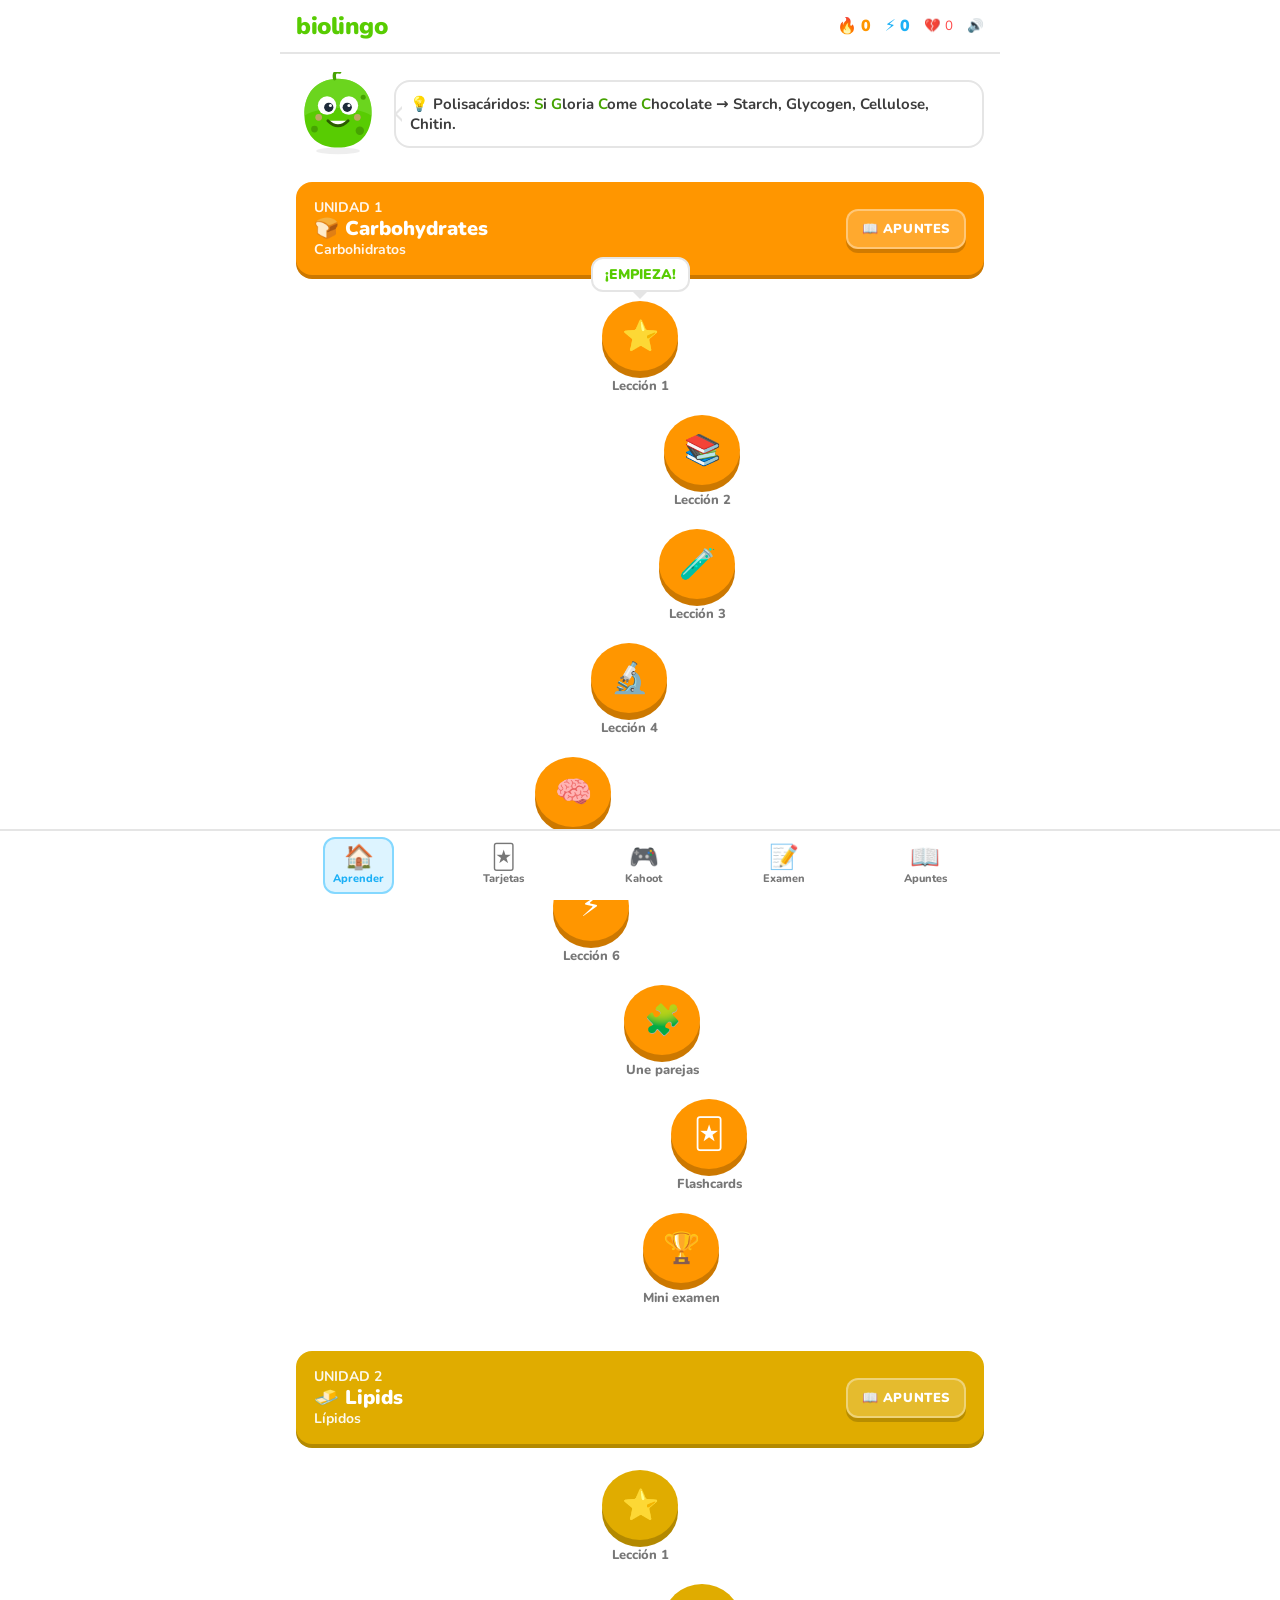
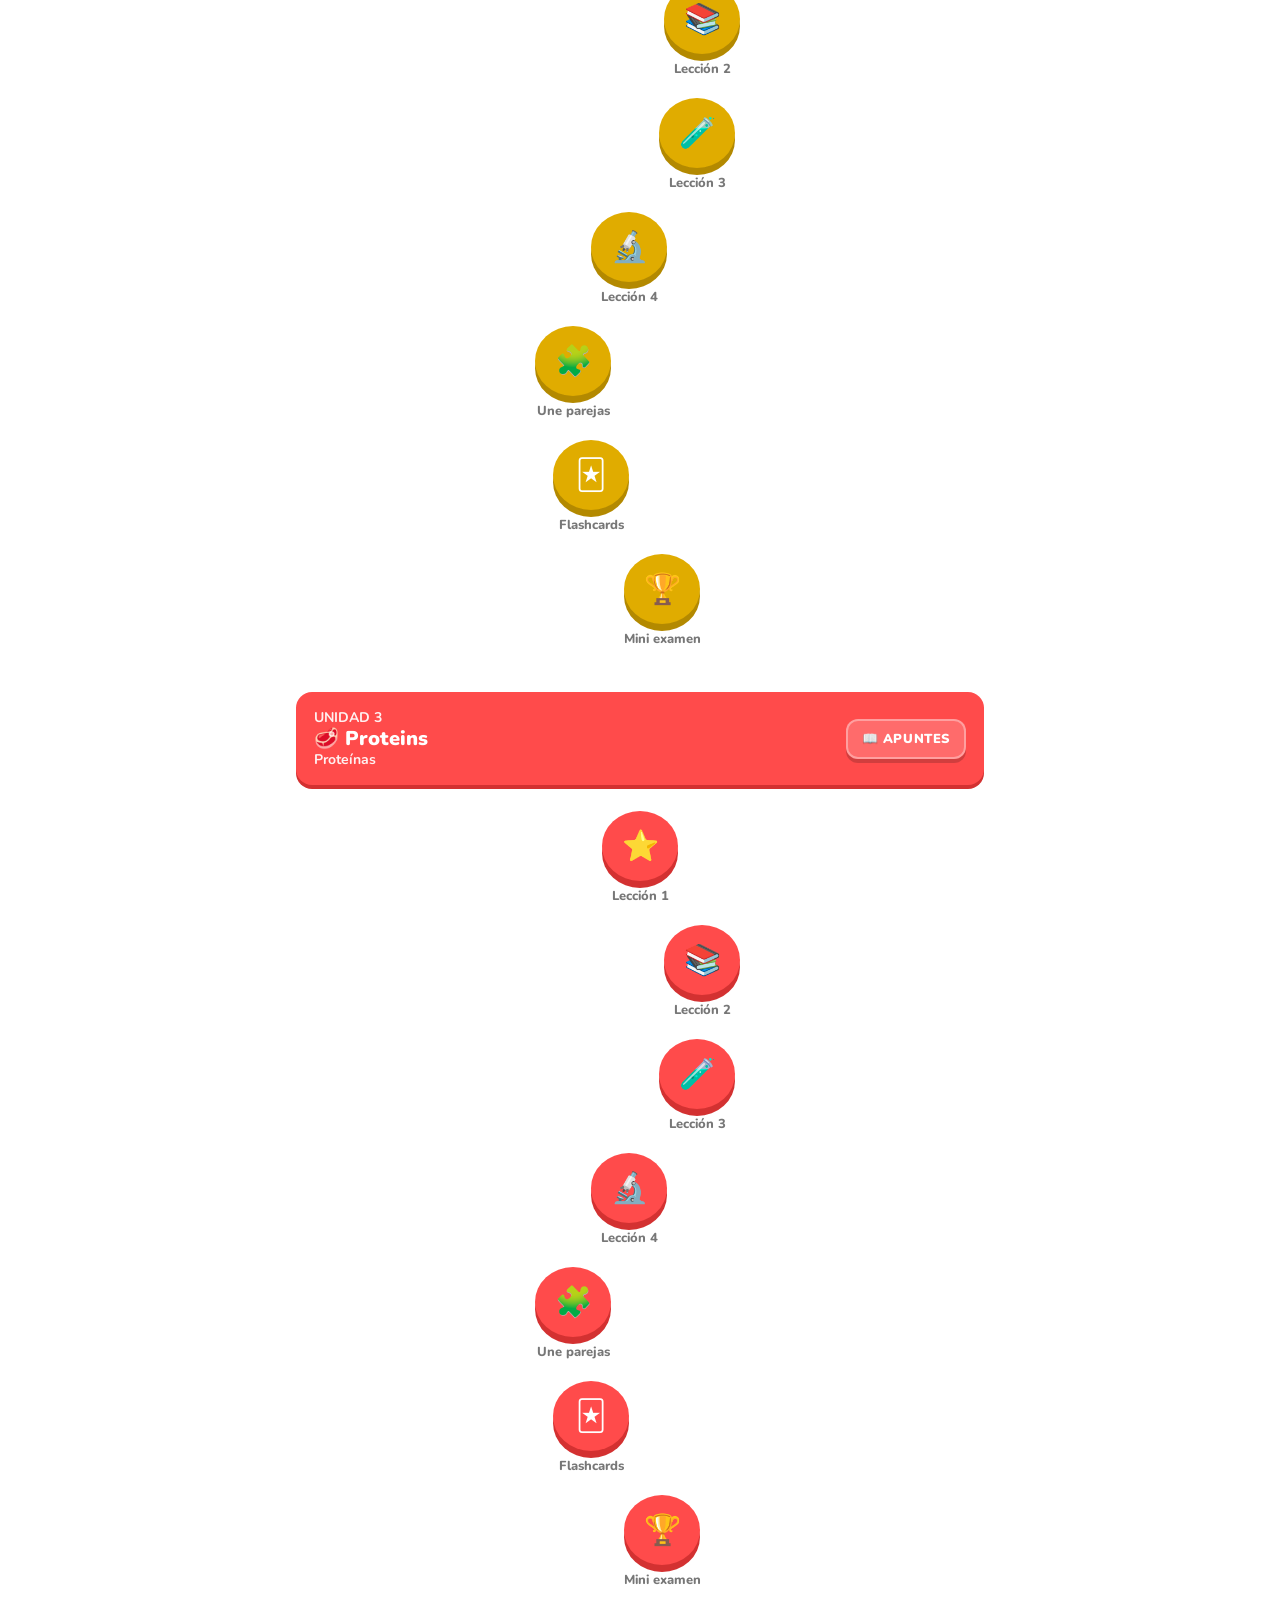
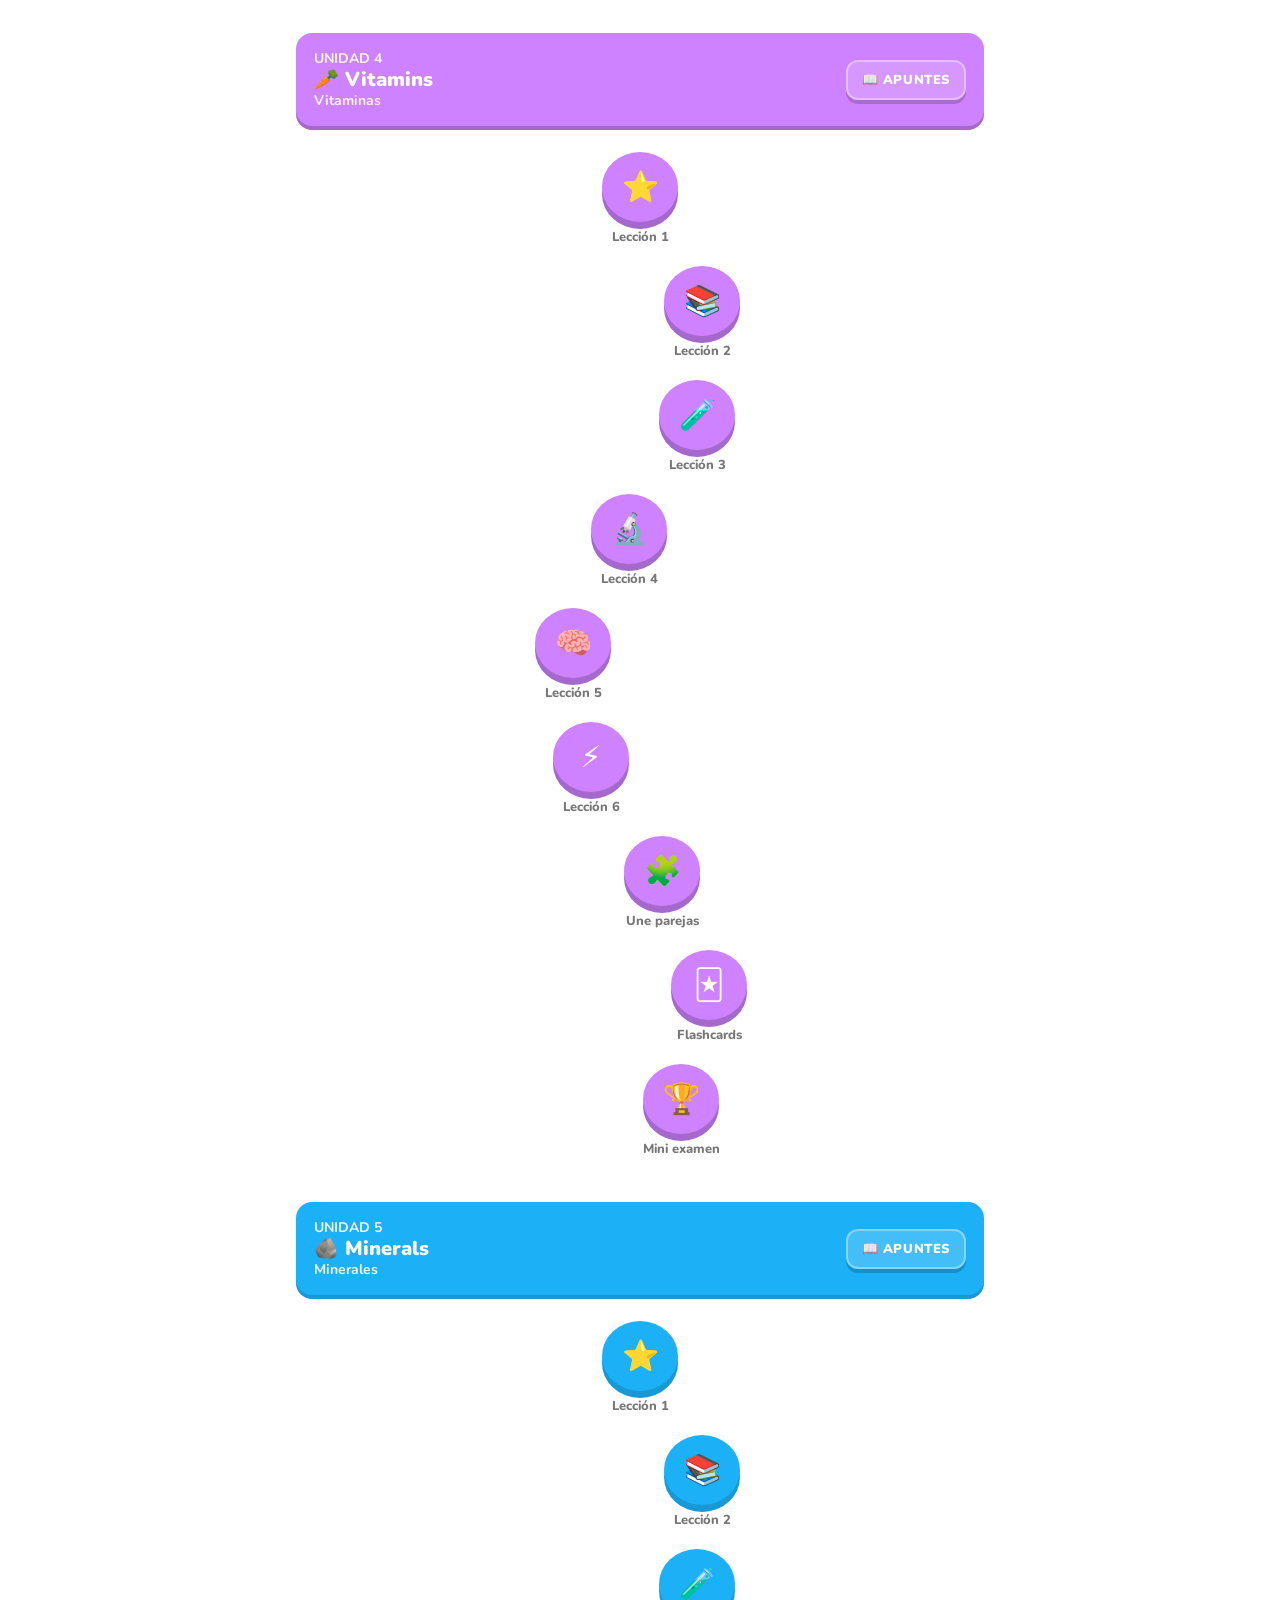
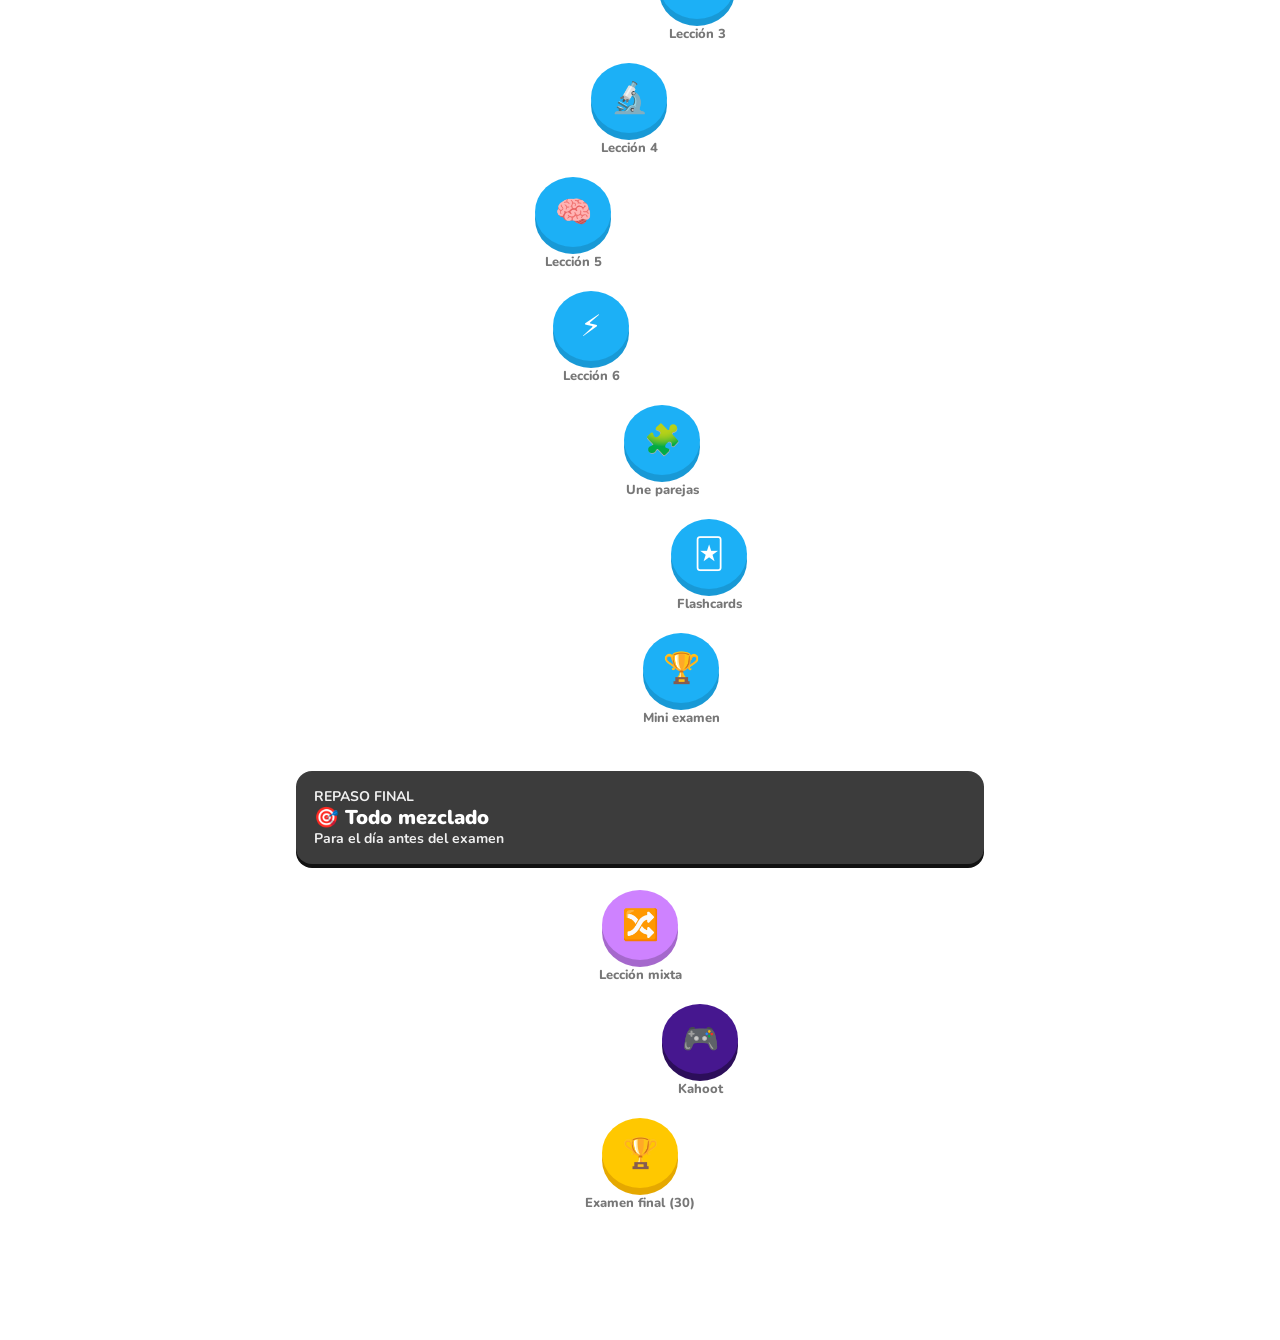
<file: index.html>
<!DOCTYPE html>
<html lang="es">
<head>
<meta charset="UTF-8">
<meta name="viewport" content="width=device-width, initial-scale=1">
<title>BioLingo · Biology III</title>
<link rel="preconnect" href="https://fonts.googleapis.com">
<link href="https://fonts.googleapis.com/css2?family=Nunito:wght@500;700;800;900&display=swap" rel="stylesheet">
<link rel="stylesheet" href="css/styles.css">
</head>
<body>
<div id="app">
  <header class="top">
    <div class="logo">biolingo</div>
    <div class="stats">
      <span class="stat fire" title="Racha de días">🔥 <span id="sStreak">0</span></span>
      <span class="stat xp" title="Experiencia">⚡ <span id="sXp">0</span></span>
      <button class="stat err" id="sErrBtn" title="Errores por repasar">💔 <span id="sErr">0</span></button>
      <button class="stat" id="sndBtn" title="Sonido">🔊</button>
    </div>
  </header>
  <main id="main"></main>
</div>
<nav class="nav"><div class="nav-in">
  <button data-tab="learn" class="on"><span class="ic">🏠</span>Aprender</button>
  <button data-tab="cards"><span class="ic">🃏</span>Tarjetas</button>
  <button data-tab="kahoot"><span class="ic">🎮</span>Kahoot</button>
  <button data-tab="exam"><span class="ic">📝</span>Examen</button>
  <button data-tab="notes"><span class="ic">📖</span>Apuntes</button>
</div></nav>
<div id="overlay"></div>

<script src="js/data.js"></script>
<script src="js/app.js"></script>
</body>
</html>
</file>
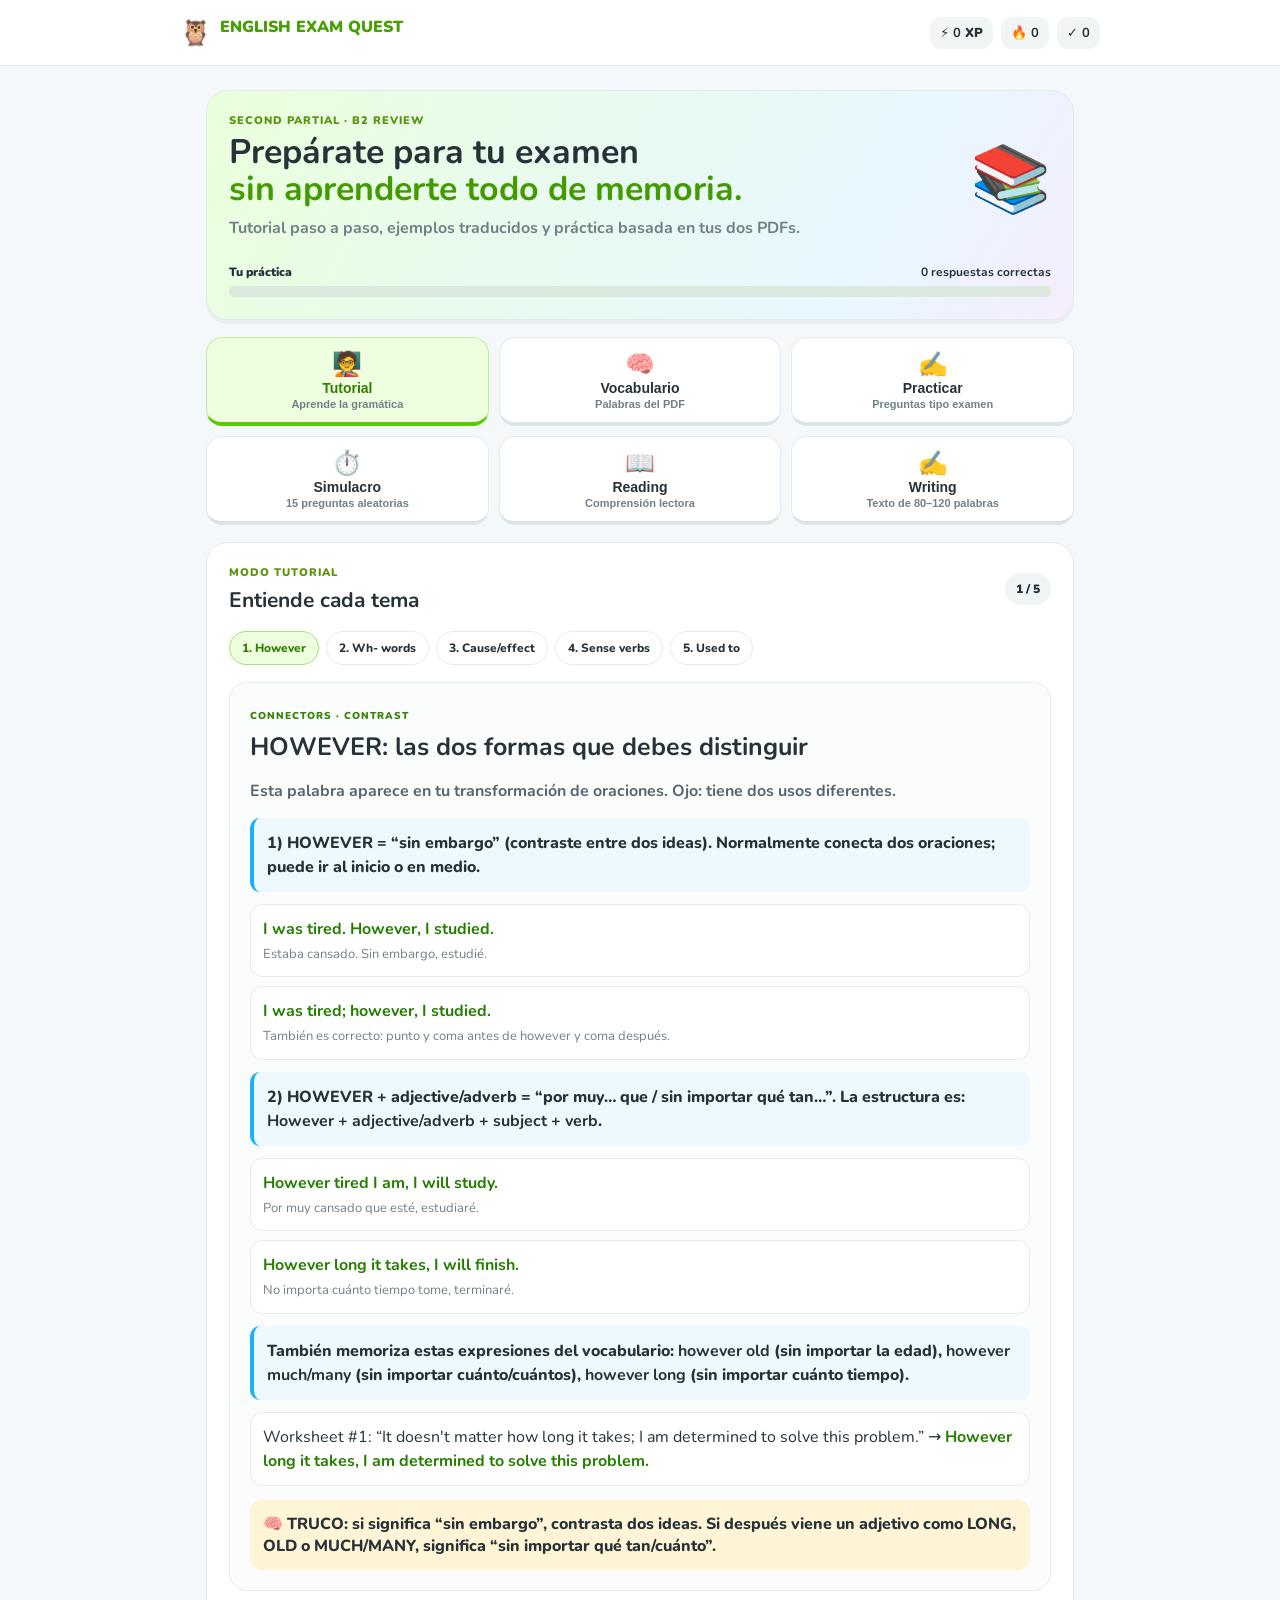
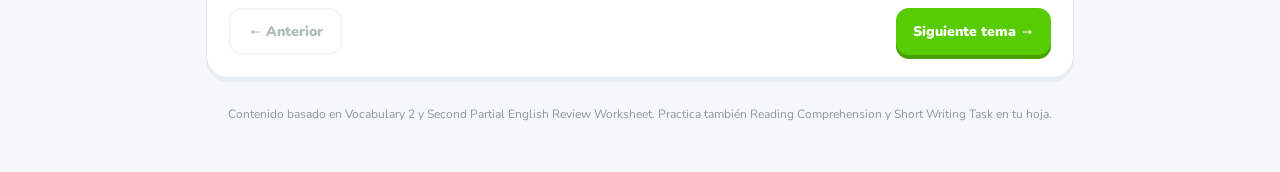
<file: English_Exam_Quest_Review_Completo/index.html>
<!DOCTYPE html>
<html lang="es">
<head>
<meta charset="UTF-8"><meta name="viewport" content="width=device-width, initial-scale=1">
<meta name="theme-color" content="#58cc02"><title>English Exam Quest · Second Partial</title>
<link rel="stylesheet" href="styles.css">
</head>
<body>
<header class="topbar">
  <a class="brand" href="#"><span>🦉</span><span>ENGLISH EXAM QUEST</span></a>
  <div class="stats"><span class="stat">⚡ <b id="xp">0</b> XP</span><span class="stat">🔥 <b id="streak">0</b></span><span class="stat">✓ <b id="correct">0</b></span></div>
</header>
<main class="app">
<section class="welcome card">
 <div><p class="eyebrow">SECOND PARTIAL · B2 REVIEW</p><h1>Prepárate para tu examen<br><span>sin aprenderte todo de memoria.</span></h1>
 <p class="sub">Tutorial paso a paso, ejemplos traducidos y práctica basada en tus dos PDFs.</p></div><div class="hero-art">📚</div>
 <div class="progress-wrap"><div class="progress-label"><span>Tu práctica</span><b id="progress-label">0 respuestas correctas</b></div><div class="progress"><div id="progress-bar"></div></div></div>
</section>
<nav class="mode-grid">
 <button class="mode active" data-mode="tutorial"><span>🧑‍🏫</span><b>Tutorial</b><small>Aprende la gramática</small></button>
 <button class="mode" data-mode="vocab"><span>🧠</span><b>Vocabulario</b><small>Palabras del PDF</small></button>
 <button class="mode" data-mode="practice"><span>✍️</span><b>Practicar</b><small>Preguntas tipo examen</small></button>
 <button class="mode" data-mode="exam"><span>⏱️</span><b>Simulacro</b><small>15 preguntas aleatorias</small></button>
 <button class="mode" data-mode="reading"><span>📖</span><b>Reading</b><small>Comprensión lectora</small></button>
 <button class="mode" data-mode="writing"><span>✍️</span><b>Writing</b><small>Texto de 80–120 palabras</small></button>
</nav>

<section id="tutorial" class="game card">
 <div class="section-head"><div><p class="eyebrow">MODO TUTORIAL</p><h2>Entiende cada tema</h2></div><span class="counter" id="lesson-counter">1 / 5</span></div>
 <div class="lesson-tabs" id="lesson-tabs"></div>
 <article class="lesson">
  <span class="lesson-tag" id="lesson-tag">GRAMMAR</span><h3 id="lesson-title"></h3><p class="lesson-intro" id="lesson-intro"></p>
  <div id="lesson-content"></div>
  <div class="remember" id="lesson-remember"></div>
 </article>
 <div class="controls"><button class="btn secondary" id="lesson-prev">← Anterior</button><button class="btn primary" id="lesson-next">Siguiente tema →</button></div>
</section>

<section id="vocab" class="game card hidden">
 <div class="section-head"><div><p class="eyebrow">VOCABULARY BUILDER</p><h2>Palabras que sí vienen en tu review</h2></div><span class="counter" id="vocab-counter">1 / 44</span></div>
 <div class="flashcard" id="vocab-card"><span class="card-hint">TOCA PARA REVELAR</span><div class="big-word" id="vocab-word">ANXIOUS</div><span class="category" id="vocab-category">Feelings and emotions</span><div id="vocab-answer" class="hidden"><div class="mini-meaning" id="vocab-meaning"></div><p id="vocab-example"></p></div></div>
 <div class="controls"><button class="btn secondary" id="vocab-prev">← Anterior</button><button class="btn primary" id="vocab-next">Ya la sé →</button></div>
 <div class="dictionary" id="dictionary"></div>
</section>

<section id="practice" class="game card hidden">
 <div class="section-head"><div><p class="eyebrow">PRACTICE MODE</p><h2 id="practice-heading">Comprueba si lo entendiste</h2></div><span class="counter" id="practice-counter">1 / 10</span></div>
 <div class="filters"><button class="filter active" data-filter="all">Todo</button><button class="filter" data-filter="however">However / relatives</button><button class="filter" data-filter="cause">Cause & effect</button><button class="filter" data-filter="sense">Sense verbs</button><button class="filter" data-filter="used">Used to</button><button class="filter" data-filter="vocab">Vocabulary</button><button class="filter" data-filter="cloze">Cloze test</button><button class="filter" data-filter="transform">Transformations</button></div>
 <div class="question-word" id="question-word">HOWEVER</div><p class="question" id="question-text"></p><div class="answers" id="answers"></div>
 <div class="feedback hidden" id="feedback"></div>
 <div class="controls right"><button class="btn primary" id="next-question" disabled>Siguiente →</button></div>
</section>

<section id="exam" class="game card hidden">
 <div class="section-head"><div><p class="eyebrow">SECOND PARTIAL MOCK EXAM</p><h2>Simulacro de examen</h2></div><span class="counter" id="exam-counter">0 / 15</span></div>
 <p class="sub">15 preguntas aleatorias de las secciones de vocabulario y gramática del worksheet. Sin pistas hasta responder.</p>
 <div class="timer-line"><span>⏱️ <b id="exam-time">15:00</b></span><div class="timer-track"><div id="exam-bar"></div></div></div>
 <div class="question-word" id="exam-word">READY?</div><p class="question" id="exam-question">Pulsa comenzar cuando estés listo.</p><div class="answers" id="exam-answers"></div>
 <div class="feedback hidden" id="exam-feedback"></div>
 <div class="controls"><button class="btn secondary" id="exam-start">▶ Comenzar</button><button class="btn primary" id="exam-next" disabled>Siguiente →</button></div>
 <div id="exam-result" class="result hidden"></div>
</section>

<section id="reading" class="game card hidden">
 <div class="section-head"><div><p class="eyebrow">SECTION 1 · READING COMPREHENSION</p><h2>Leo's exchange year</h2></div><span class="counter" id="reading-counter">1 / 5</span></div>
 <article class="lesson reading-passage">
  <p>When Leo moved abroad for his exchange year, he initially felt incredibly <b>homesick</b> and <b>lonely</b> because he missed his family and familiar surroundings. One reason for his struggle was that he suffered from severe <b>insomnia</b>, unable to <b>fall asleep</b> on his firm new <b>mattress</b>. Every night, he would lie awake listening to his roommate <b>snore</b>, which only served to <b>keep him awake</b> even longer. Due to his lack of sleep, Leo became extremely <b>grumpy</b> and <b>irritated</b> during morning classes, often <b>nodding off</b> at his desk. As a result, he worried he would <b>oversleep</b> and miss important exams.</p>
  <p>However, things changed whenever he joined the school theater group. Whoever spoke to Leo noticed a dramatic transformation; he appeared much more <b>cheerful</b> and <b>grateful</b> for the opportunity. Over time, he learned to <b>get used to</b> his new schedule. Now, wherever he goes on campus, he feels <b>thrilled</b> and <b>relieved</b> to have adapted so well.</p>
 </article>
 <div class="reading-question" id="reading-question"></div>
 <div class="answers" id="reading-answers"></div>
 <div class="feedback hidden" id="reading-feedback"></div>
 <div class="controls right"><button class="btn primary" id="reading-next" disabled>Siguiente →</button></div>
 <div class="result hidden" id="reading-result"></div>
 <div class="rule"><b>Critical Analysis — responde en 1–2 oraciones</b><br>Explain how Leo's experience shows the transition from feeling overwhelmed to getting used to a new environment.</div>
 <textarea id="reading-short-answer" rows="3" placeholder="Leo felt overwhelmed because..."></textarea>
 <div class="controls right"><button class="btn secondary" id="reading-model-button">Ver respuesta modelo</button></div>
 <div class="example hidden" id="reading-model-answer"><b>Possible answer:</b><p>At first, Leo felt homesick and lonely, and his insomnia affected his mood at school. After joining the theater group, he became more cheerful and gradually got used to his new schedule.</p></div>
</section>

<section id="writing" class="game card hidden">
 <div class="section-head"><div><p class="eyebrow">SECTION 6 · SHORT WRITING TASK</p><h2>Write your paragraph</h2></div><span class="counter">80–120 words</span></div>
 <p class="sub">Describe una situación donde un estudiante enfrenta un problema relacionado con el sueño o el estrés antes de un evento importante. Explica qué pasó y cómo se resolvió.</p>
 <div class="rule"><b>Requisitos obligatorios del worksheet</b><br>• Al menos 3 palabras: anxious, fast asleep, furious, oversleep, insomnia, relieved, envious.<br>• Al menos 2 estructuras de causa/efecto: because of, consequently, leads to, since, as a result.</div>
 <label class="writing-label" for="writing-text">Tu párrafo en inglés:</label>
 <textarea id="writing-text" rows="8" placeholder="A student felt anxious before an important exam because..."></textarea>
 <div class="writing-meta"><b id="word-count">0 palabras</b><span id="word-range">Meta: 80–120 palabras</span></div>
 <div class="writing-checks" id="writing-checks"></div>
 <div class="controls"><button class="btn secondary" id="writing-example">Ver ejemplo</button><button class="btn primary" id="writing-check">Revisar requisitos</button></div>
 <div class="feedback hidden" id="writing-feedback"></div>
 <div class="example hidden" id="writing-model"><b>Ejemplo modelo (90 palabras):</b><p>Ana felt anxious before her final exam because of her insomnia. She stayed awake studying and was afraid she would oversleep. The lack of rest led to poor concentration, and consequently she made mistakes during practice. Her friend helped her organize a study schedule and encouraged her to rest. That night, Ana finally slept and woke up on time. She felt relieved because she was prepared. Although she had been stressed, she learned that good sleep habits can make a big difference before an important event.</p></div>
</section>

<footer>Contenido basado en Vocabulary 2 y Second Partial English Review Worksheet. Practica también Reading Comprehension y Short Writing Task en tu hoja.</footer>
</main>
<div id="toast" class="toast"></div>
<script src="script.js"></script>
</body></html>
</file>
<file: css/styles.css>
:root{
  --green:#58cc02;--green-d:#46a302;--blue:#1cb0f6;--blue-d:#1899d6;--red:#ff4b4b;--red-d:#ea2b2b;
  --gold:#ffc800;--gold-d:#e5a800;--purple:#ce82ff;--ink:#3c3c3c;--muted:#777;--line:#e5e5e5;--bg:#fff;--soft:#f7f7f7;
  --ok-bg:#d7ffb8;--ok-ink:#58a700;--bad-bg:#ffdfe0;--bad-ink:#ea2b2b;
}
*{box-sizing:border-box;margin:0;padding:0}
html,body{height:100%}
body{font-family:'Nunito',system-ui,sans-serif;color:var(--ink);background:var(--bg);-webkit-tap-highlight-color:transparent}
button{font-family:inherit;cursor:pointer;border:none;background:none;color:inherit}
input{font-family:inherit}
#app{max-width:720px;margin:0 auto;min-height:100vh;display:flex;flex-direction:column}
.top{position:sticky;top:0;z-index:20;background:#fff;border-bottom:2px solid var(--line);display:flex;align-items:center;justify-content:space-between;padding:10px 16px;gap:10px}
.logo{font-weight:900;font-size:24px;color:var(--green);letter-spacing:-.5px}
.stats{display:flex;gap:14px;font-weight:900;font-size:16px}
.stat{display:flex;align-items:center;gap:4px}
.stat.fire{color:#ff9600}.stat.xp{color:var(--blue)}.stat.err{color:var(--red)}
main{flex:1;padding:18px 16px 110px}
.nav{position:fixed;bottom:0;left:0;right:0;background:#fff;border-top:2px solid var(--line);display:flex;justify-content:center;z-index:30}
.nav-in{display:flex;max-width:720px;width:100%;justify-content:space-around;padding:6px 4px calc(6px + env(safe-area-inset-bottom))}
.nav button{display:flex;flex-direction:column;align-items:center;gap:2px;padding:6px 8px;border-radius:12px;font-weight:800;font-size:11px;color:var(--muted);border:2px solid transparent;min-width:62px}
.nav button .ic{font-size:24px;line-height:1}
.nav button.on{color:var(--blue);border-color:#84d8ff;background:#ddf4ff}

/* chunky buttons */
.btn{display:inline-flex;align-items:center;justify-content:center;gap:8px;font-weight:900;text-transform:uppercase;letter-spacing:.6px;font-size:15px;padding:13px 22px;border-radius:16px;background:var(--green);color:#fff;box-shadow:0 4px 0 var(--green-d);transition:transform .05s,filter .1s}
.btn:active{transform:translateY(4px);box-shadow:none}
.btn:hover{filter:brightness(1.05)}
.btn.blue{background:var(--blue);box-shadow:0 4px 0 var(--blue-d)}
.btn.red{background:var(--red);box-shadow:0 4px 0 var(--red-d)}
.btn.gold{background:var(--gold);box-shadow:0 4px 0 var(--gold-d);color:#6b4c00}
.btn.ghost{background:#fff;color:var(--blue);border:2px solid var(--line);box-shadow:0 4px 0 var(--line)}
.btn.gray,.btn:disabled{background:#e5e5e5;color:#afafaf;box-shadow:0 4px 0 #cecece;cursor:default}
.btn.wide{width:100%}
.btn.sm{font-size:13px;padding:9px 14px;border-radius:12px}

/* mascot & bubbles */
.hero{display:flex;align-items:center;gap:14px;margin-bottom:20px}
.bubble{position:relative;border:2px solid var(--line);border-radius:16px;padding:12px 14px;font-weight:700;font-size:15px;flex:1;background:#fff}
.bubble:before{content:"";position:absolute;left:-10px;top:24px;border:8px solid transparent;border-right-color:var(--line)}
.bubble:after{content:"";position:absolute;left:-7px;top:24px;border:8px solid transparent;border-right-color:#fff}
.bubble b{color:var(--green-d)}
.mascot{flex:none;animation:bob 2.4s ease-in-out infinite}
@keyframes bob{0%,100%{transform:translateY(0)}50%{transform:translateY(-5px)}}

/* path */
.unit{border-radius:16px;color:#fff;padding:16px 18px;display:flex;justify-content:space-between;align-items:center;gap:10px;margin:26px 0 8px}
.unit h2{font-size:20px;font-weight:900;line-height:1.15}
.unit p{font-weight:700;opacity:.92;font-size:14px}
.unit .btn{background:rgba(255,255,255,.18);box-shadow:0 4px 0 rgba(0,0,0,.18);border:2px solid rgba(255,255,255,.35);flex:none}
.path{display:flex;flex-direction:column;align-items:center;gap:20px;padding:18px 0}
.node-wrap{display:flex;flex-direction:column;align-items:center;gap:6px;position:relative}
.node{width:76px;height:70px;border-radius:50%;font-size:30px;display:flex;align-items:center;justify-content:center;color:#fff;transition:transform .05s;position:relative}
.node:active{transform:translateY(6px)}
.node-lbl{font-weight:800;font-size:13px;color:var(--muted);text-align:center;max-width:120px}
.node .ring{position:absolute;inset:-9px;border-radius:50%}
.crowns{position:absolute;right:-12px;bottom:-4px;background:#fff;border:2px solid var(--line);border-radius:12px;font-size:12px;font-weight:900;padding:1px 6px;color:#b38c00}
.start-tip{position:absolute;top:-44px;background:#fff;border:2px solid var(--line);color:var(--green);font-weight:900;padding:6px 12px;border-radius:12px;font-size:14px;white-space:nowrap;animation:bob 1.6s infinite;z-index:2}
.start-tip:after{content:"";position:absolute;left:50%;bottom:-9px;margin-left:-8px;border:8px solid transparent;border-top-color:var(--line);border-bottom:0}

.card{border:2px solid var(--line);border-radius:16px;padding:16px;margin-bottom:14px}
h1.title{font-size:26px;font-weight:900;margin-bottom:6px}
.sub{color:var(--muted);font-weight:700;margin-bottom:18px}
.chips{display:flex;flex-wrap:wrap;gap:8px;margin-bottom:16px}
.chip{border:2px solid var(--line);border-radius:14px;padding:8px 12px;font-weight:800;font-size:14px;box-shadow:0 3px 0 var(--line)}
.chip.on{border-color:#84d8ff;background:#ddf4ff;color:var(--blue-d);box-shadow:0 3px 0 #84d8ff}
.row{display:flex;gap:10px;align-items:center;flex-wrap:wrap}
.lbl{font-weight:900;font-size:13px;text-transform:uppercase;letter-spacing:.6px;color:var(--muted);margin:14px 0 8px}

/* lesson */
.lesson{position:fixed;inset:0;background:#fff;z-index:50;display:flex;flex-direction:column}
.lhead{max-width:720px;width:100%;margin:0 auto;display:flex;align-items:center;gap:14px;padding:16px}
.x{font-size:26px;color:#afafaf;font-weight:900;padding:4px 6px}
.bar{flex:1;height:16px;background:var(--line);border-radius:10px;overflow:hidden}
.bar i{display:block;height:100%;background:var(--green);border-radius:10px;transition:width .35s;position:relative}
.bar i:after{content:"";position:absolute;left:8px;right:8px;top:4px;height:4px;border-radius:4px;background:rgba(255,255,255,.35)}
.hearts{color:var(--red);font-weight:900;font-size:18px;display:flex;gap:4px;align-items:center}
.lbody{flex:1;overflow:auto;max-width:640px;width:100%;margin:0 auto;padding:10px 18px 30px}
.qtag{font-weight:900;font-size:13px;text-transform:uppercase;letter-spacing:.6px;margin-bottom:8px;display:flex;align-items:center;gap:6px}
.qtext{font-size:23px;font-weight:800;line-height:1.3;margin-bottom:22px}
.qtext b{color:var(--blue-d)}
.opts{display:grid;gap:12px}
.opt{border:2px solid var(--line);border-radius:16px;padding:14px 16px;font-size:17px;font-weight:700;text-align:left;box-shadow:0 4px 0 var(--line);display:flex;align-items:center;gap:12px;background:#fff}
.opt .k{flex:none;width:28px;height:28px;border:2px solid var(--line);border-radius:8px;display:flex;align-items:center;justify-content:center;font-size:13px;color:var(--muted);font-weight:900}
.opt.sel{border-color:#84d8ff;background:#ddf4ff;color:var(--blue-d);box-shadow:0 4px 0 #84d8ff}
.opt.sel .k{border-color:#84d8ff;color:var(--blue-d)}
.opt.good{border-color:#a5ed6e;background:var(--ok-bg);color:var(--ok-ink);box-shadow:0 4px 0 #a5ed6e}
.opt.badc{border-color:#ffb2b2;background:var(--bad-bg);color:var(--bad-ink);box-shadow:0 4px 0 #ffb2b2}
.opt:disabled{cursor:default}
.tfgrid{display:grid;grid-template-columns:1fr 1fr;gap:12px}
.tfgrid .opt{justify-content:center;font-size:20px;padding:20px}
.fill{width:100%;font-size:20px;font-weight:700;border:2px solid var(--line);border-radius:16px;padding:16px;background:var(--soft);outline:none}
.fill:focus{border-color:#84d8ff;background:#fff}
.match{display:grid;grid-template-columns:1fr 1fr;gap:10px}
.match .col{display:grid;gap:10px;align-content:start}
.mbtn{border:2px solid var(--line);border-radius:14px;padding:12px;font-weight:700;font-size:14px;box-shadow:0 4px 0 var(--line);min-height:56px;background:#fff;line-height:1.25}
.mbtn.sel{border-color:#84d8ff;background:#ddf4ff;color:var(--blue-d);box-shadow:0 4px 0 #84d8ff}
.mbtn.done{opacity:.35;box-shadow:none;transform:translateY(4px);cursor:default}
.mbtn.wrong{border-color:#ffb2b2;background:var(--bad-bg);color:var(--bad-ink);animation:shake .3s}
.mbtn.right{border-color:#a5ed6e;background:var(--ok-bg);color:var(--ok-ink)}
@keyframes shake{25%{transform:translateX(-5px)}75%{transform:translateX(5px)}}
.lfoot{border-top:2px solid var(--line);padding:16px 18px calc(16px + env(safe-area-inset-bottom))}
.lfoot-in{max-width:640px;margin:0 auto;display:flex;align-items:center;justify-content:space-between;gap:14px;flex-wrap:wrap}
.lfoot.ok{background:var(--ok-bg);border-color:var(--ok-bg)}
.lfoot.bad{background:var(--bad-bg);border-color:var(--bad-bg)}
.fb{flex:1;min-width:220px}
.fb h3{font-size:22px;font-weight:900;display:flex;align-items:center;gap:8px}
.lfoot.ok .fb{color:var(--ok-ink)}.lfoot.bad .fb{color:var(--bad-ink)}
.fb p{font-weight:700;font-size:15px;margin-top:4px}
.lfoot .btn{min-width:160px}
.lfoot.ok .btn{background:var(--green)}
.lfoot.bad .btn{background:var(--red);box-shadow:0 4px 0 var(--red-d)}

.done-screen{text-align:center;padding-top:30px}
.done-screen h1{font-size:32px;font-weight:900;color:var(--gold-d);margin:14px 0 20px}
.tiles{display:flex;gap:12px;justify-content:center;margin-bottom:26px;flex-wrap:wrap}
.tile{border:2px solid;border-radius:16px;overflow:hidden;min-width:120px}
.tile .h{color:#fff;font-weight:900;font-size:12px;text-transform:uppercase;padding:4px 8px}
.tile .v{font-size:22px;font-weight:900;padding:10px}
.confetti{position:fixed;top:-10px;width:10px;height:14px;z-index:99;animation:fall linear forwards;pointer-events:none}
@keyframes fall{to{transform:translateY(110vh) rotate(720deg)}}

/* flashcards */
.fc-wrap{perspective:1200px;margin:10px 0 20px}
.fc{position:relative;height:300px;transform-style:preserve-3d;transition:transform .5s;cursor:pointer}
.fc.flip{transform:rotateY(180deg)}
.fc-face{position:absolute;inset:0;backface-visibility:hidden;-webkit-backface-visibility:hidden;border:2px solid var(--line);border-radius:22px;box-shadow:0 6px 0 var(--line);display:flex;flex-direction:column;align-items:center;justify-content:center;padding:26px;text-align:center;background:#fff}
.fc-face .t{position:absolute;top:14px;left:16px;font-weight:900;font-size:12px;text-transform:uppercase;letter-spacing:.6px}
.fc-face .hint{position:absolute;bottom:14px;color:#afafaf;font-weight:800;font-size:13px}
.fc-face .main{font-size:24px;font-weight:800;line-height:1.3}
.fc-face .main b{color:var(--blue-d)}
.fc-back{transform:rotateY(180deg);background:#f4fff0;border-color:#a5ed6e;box-shadow:0 6px 0 #a5ed6e}
.fc-back .main{color:var(--ok-ink);font-size:26px}
.fc-back .ex{margin-top:12px;color:var(--muted);font-weight:700;font-size:15px}

/* kahoot */
.kh{position:fixed;inset:0;z-index:50;background:#46178f;color:#fff;display:flex;flex-direction:column;font-family:'Nunito',sans-serif}
.kh-top{display:flex;justify-content:space-between;align-items:center;padding:14px 18px;font-weight:900}
.kh-q{background:#fff;color:#333;margin:0 16px;border-radius:8px;padding:20px;font-size:22px;font-weight:800;text-align:center;min-height:90px;display:flex;align-items:center;justify-content:center;box-shadow:0 4px 0 rgba(0,0,0,.25)}
.kh-q b{color:#46178f}
.kh-mid{flex:1;display:flex;align-items:center;justify-content:space-between;padding:10px 24px}
.kh-timer{width:84px;height:84px;border-radius:50%;background:#864cbf;display:flex;align-items:center;justify-content:center;font-size:34px;font-weight:900}
.kh-ans{display:grid;grid-template-columns:1fr 1fr;gap:10px;padding:0 12px 14px}
.kh-a{border-radius:6px;padding:16px 14px;min-height:84px;color:#fff;font-weight:800;font-size:17px;display:flex;align-items:center;gap:12px;text-align:left;box-shadow:0 4px 0 rgba(0,0,0,.25)}
.kh-a svg{flex:none;width:30px;height:30px}
.kh-a.c0{background:#e21b3c}.kh-a.c1{background:#1368ce}.kh-a.c2{background:#d89e00}.kh-a.c3{background:#26890c}
.kh-a.dim{opacity:.25}
.kh-a.win{outline:5px solid #fff}
.kh-res{flex:1;display:flex;flex-direction:column;align-items:center;justify-content:center;text-align:center;padding:20px;gap:12px}
.kh-res h2{font-size:40px;font-weight:900}
.kh-res .pts{background:rgba(0,0,0,.25);padding:10px 22px;border-radius:8px;font-size:26px;font-weight:900}
.kh-res .exp{max-width:560px;font-weight:700;font-size:17px;background:rgba(255,255,255,.12);padding:12px 16px;border-radius:10px}
.kh.ok{background:#26890c}.kh.bad{background:#e21b3c}
.kh-btn{background:#fff;color:#46178f;font-weight:900;font-size:18px;padding:12px 26px;border-radius:6px;box-shadow:0 4px 0 rgba(0,0,0,.3)}
.podium{display:flex;align-items:flex-end;gap:10px;justify-content:center;margin:20px 0}
.pod{background:#864cbf;width:100px;border-radius:6px 6px 0 0;display:flex;flex-direction:column;align-items:center;justify-content:flex-start;padding:10px 4px;font-weight:900}
.pod.me{background:#fff;color:#46178f}
.board{width:100%;max-width:420px}
.board div{display:flex;justify-content:space-between;background:rgba(255,255,255,.12);margin:5px 0;padding:8px 14px;border-radius:6px;font-weight:800}
.board div.me{background:#fff;color:#46178f}

/* exam */
.eq{border:2px solid var(--line);border-radius:16px;padding:16px;margin-bottom:14px}
.eq .n{font-weight:900;color:var(--muted);font-size:13px;margin-bottom:6px;display:flex;justify-content:space-between}
.eq .qq{font-weight:800;font-size:18px;margin-bottom:12px;line-height:1.3}
.eq .qq b{color:var(--blue-d)}
.eopt{display:flex;gap:10px;align-items:center;border:2px solid var(--line);border-radius:12px;padding:10px 12px;margin-bottom:8px;font-weight:700;cursor:pointer}
.eopt input{accent-color:var(--blue);width:18px;height:18px}
.eopt.sel{border-color:#84d8ff;background:#ddf4ff}
.eopt.good{border-color:#a5ed6e;background:var(--ok-bg)}
.eopt.badc{border-color:#ffb2b2;background:var(--bad-bg)}
.eq.right{border-color:#a5ed6e}.eq.wrong{border-color:#ffb2b2}
.eq .why{margin-top:8px;font-weight:700;font-size:14px;color:var(--muted);background:var(--soft);padding:10px 12px;border-radius:10px}
.sticky-sub{position:sticky;bottom:78px;background:#fff;padding:12px 0;border-top:2px solid var(--line);display:flex;justify-content:space-between;align-items:center;gap:10px}
.grade{font-size:64px;font-weight:900;line-height:1}
.breaks{display:grid;gap:8px;margin:14px 0}
.brk{display:flex;align-items:center;gap:10px;font-weight:800}
.brk .bb{flex:1;height:12px;background:var(--line);border-radius:8px;overflow:hidden}
.brk .bb i{display:block;height:100%}

/* notes */
.notes h2{font-size:22px;font-weight:900;margin:26px 0 10px;display:flex;align-items:center;gap:8px}
.notes h3{font-size:17px;font-weight:900;margin:16px 0 6px}
.notes p,.notes li{font-weight:600;line-height:1.5;font-size:15.5px}
.notes ul{padding-left:20px;margin:6px 0}
.notes table{width:100%;border-collapse:collapse;margin:8px 0 12px;font-size:14px}
.notes th{background:var(--soft);text-align:left;font-weight:900;padding:8px;border:1px solid var(--line)}
.notes td{padding:8px;border:1px solid var(--line);font-weight:600;vertical-align:top}
.tip{background:#fff5d3;border:2px solid #ffe08a;border-radius:14px;padding:10px 14px;font-weight:800;margin:10px 0;font-size:15px}
.tip b{color:#b37a00}
.toc{display:flex;flex-wrap:wrap;gap:8px;margin-bottom:6px}
.empty{text-align:center;color:var(--muted);font-weight:800;padding:40px 10px}
@media (max-width:520px){
  .qtext{font-size:20px}.kh-q{font-size:18px}.kh-a{font-size:15px;min-height:74px;padding:12px}
  .fc{height:280px}.fc-face .main{font-size:20px}
  .stats{gap:10px;font-size:14px}.logo{font-size:20px}
  .node{width:68px;height:62px}
}
</file>
<file: English_Exam_Quest_Review_Completo/styles.css>
@import url('https://fonts.googleapis.com/css2?family=Nunito:wght@500;600;700;800;900&display=swap');
:root{--green:#58cc02;--dark:#45a000;--ink:#263238;--muted:#718087;--line:#e4ebee;--bg:#f5f8fa;--blue:#1cb0f6;--red:#ff4b4b}
*{box-sizing:border-box}body{margin:0;background:var(--bg);color:var(--ink);font-family:Nunito,system-ui,sans-serif}.topbar{height:66px;background:white;border-bottom:1px solid var(--line);display:flex;align-items:center;justify-content:space-between;padding:0 max(calc((100vw - 920px)/2),18px);position:sticky;top:0;z-index:5}.brand{display:flex;gap:9px;text-decoration:none;color:var(--dark);font-weight:1000}.brand span:first-child{font-size:25px}.stats{display:flex;gap:8px}.stat{background:#f1f5f6;border-radius:11px;padding:7px 10px;font-size:13px;font-weight:900}.app{max-width:900px;margin:24px auto;padding:0 16px}.card{background:white;border:1px solid var(--line);border-radius:22px;padding:22px;box-shadow:0 4px 0 #e9eef0}.welcome{background:linear-gradient(120deg,#eaffdc,#e8f7ff 75%,#f5edff);display:grid;grid-template-columns:1fr auto;gap:10px;overflow:hidden}.eyebrow{font-size:11px;font-weight:1000;letter-spacing:1px;color:#5d930f;margin:0 0 6px}.welcome h1{font-size:clamp(25px,5vw,34px);line-height:1.1;margin:0}.welcome h1 span{color:#429b00}.sub{color:var(--muted);font-weight:700;margin:8px 0}.hero-art{font-size:65px;align-self:center}.progress-wrap{grid-column:1/-1;margin-top:7px}.progress-label{display:flex;justify-content:space-between;font-size:12px;font-weight:900}.progress{height:11px;background:#dce9df;border-radius:20px;overflow:hidden;margin-top:6px}.progress div{height:100%;width:0;background:var(--green);transition:.3s}.mode-grid{display:grid;grid-template-columns:repeat(4,1fr);gap:10px;margin:17px 0}.mode{border:1px solid var(--line);border-bottom:4px solid #dce4e7;background:white;border-radius:16px;padding:12px 8px;display:flex;flex-direction:column;align-items:center;gap:2px;color:var(--ink)}.mode span{font-size:24px}.mode b{font-size:14px}.mode small{font-size:11px;color:var(--muted);font-weight:700}.mode.active{background:#edffdf;border-color:#c5eca7;border-bottom-color:var(--green);color:#347d00}.game{margin-bottom:18px;animation:enter .2s}@keyframes enter{from{opacity:0;transform:translateY(6px)}to{opacity:1;transform:none}}.hidden{display:none!important}.section-head{display:flex;justify-content:space-between;align-items:center;gap:10px}.section-head h2{font-size:21px;margin:0}.counter{font-size:12px;font-weight:1000;background:#f0f4f5;padding:8px 11px;border-radius:30px;white-space:nowrap}.lesson-tabs,.filters{display:flex;gap:7px;flex-wrap:wrap;margin:17px 0}.lesson-tab,.filter{border:1px solid var(--line);background:#fff;border-radius:20px;padding:8px 12px;font:800 12px Nunito;color:var(--ink)}.lesson-tab.active,.filter.active{background:#edffdf;border-color:#a9df80;color:#347d00}.lesson{border:1px solid var(--line);border-radius:18px;padding:20px;background:#fbfdfd}.lesson-tag{font-size:10px;font-weight:1000;letter-spacing:1px;color:#39820a}.lesson h3{font-size:25px;margin:5px 0}.lesson-intro{color:#56666c;font-weight:700}.rule{background:#eef8ff;border-left:4px solid var(--blue);padding:13px;border-radius:10px;margin:12px 0;font-weight:800}.example{background:white;border:1px solid var(--line);border-radius:12px;padding:12px;margin:9px 0}.example b{color:#267e00}.translation{display:block;color:var(--muted);font-size:13px;margin-top:4px}.remember{background:#fff4d6;border-radius:12px;padding:13px;margin-top:14px;font-weight:800}.controls{display:flex;justify-content:space-between;gap:10px;margin-top:17px}.controls.right{justify-content:flex-end}.btn{border:0;border-radius:13px;padding:12px 17px;font:1000 14px Nunito}.primary{background:var(--green);color:white;box-shadow:0 4px 0 var(--dark)}.secondary{background:white;border:2px solid var(--line);color:#46565c}.btn:disabled{opacity:.4}.flashcard{margin:17px 0;border:2px dashed #b9dfee;border-radius:20px;background:linear-gradient(140deg,#f2fbff,#f8f3ff);min-height:220px;display:flex;flex-direction:column;align-items:center;justify-content:center;text-align:center;padding:22px;cursor:pointer}.card-hint{font-size:10px;letter-spacing:1px;color:#77909a;font-weight:1000}.big-word{font-size:clamp(32px,7vw,45px);font-weight:1000;margin:10px 0 0}.category{font-size:12px;color:var(--muted);font-weight:800}.mini-meaning{font-size:20px;font-weight:1000;color:#347d00;margin:12px}.question-word{text-align:center;font-size:32px;font-weight:1000;margin:20px 0 0}.question{text-align:center;font-weight:900;font-size:17px;margin:7px 0 16px}.answers{display:grid;grid-template-columns:1fr 1fr;gap:10px}.answer{border:2px solid var(--line);background:white;border-radius:14px;padding:14px;text-align:left;font:800 14px Nunito;min-height:58px;color:var(--ink)}.answer:hover{border-color:var(--blue);background:#f3fbff}.answer.correct{background:#edffe4;border-color:var(--green)}.answer.wrong{background:#fff0f0;border-color:var(--red)}.feedback{padding:13px 15px;border-radius:14px;margin-top:14px;font-weight:750;line-height:1.45}.feedback.good{background:#edffe4;color:#2d7600}.feedback.bad{background:#fff1e7;color:#99500c}.feedback strong{display:block;margin-bottom:4px}.dictionary{display:grid;grid-template-columns:1fr 1fr;gap:8px;margin-top:18px}.dict-item{border:1px solid var(--line);border-radius:12px;padding:10px}.dict-item b{display:block}.dict-item small{color:var(--muted)}.timer-line{display:flex;align-items:center;gap:12px;margin-top:15px;font-size:13px;font-weight:900}.timer-track{height:9px;flex:1;background:#edf1f2;border-radius:20px;overflow:hidden}.timer-track div{height:100%;width:100%;background:var(--blue)}.result{margin-top:18px;background:#edffdf;border-radius:14px;padding:18px;text-align:center;font-weight:900}.toast{position:fixed;bottom:20px;left:50%;transform:translate(-50%,20px);opacity:0;background:#263238;color:white;padding:11px 17px;border-radius:30px;font-weight:900;transition:.2s}.toast.show{opacity:1;transform:translate(-50%,0)}footer{text-align:center;color:#8a989e;font-size:12px;padding:10px 0 26px}
@media(max-width:600px){.topbar{padding:0 10px}.stats{gap:3px}.stat{font-size:11px;padding:6px}.brand{font-size:13px}.mode-grid{grid-template-columns:repeat(2,1fr)}.card{padding:16px}.answers,.dictionary{grid-template-columns:1fr}.welcome h1{font-size:25px}.hero-art{font-size:45px}.section-head h2{font-size:18px}}

.explain-correct{margin-top:9px;padding-top:9px;border-top:1px solid currentColor;font-weight:900}
.feedback{font-size:15px}
.lesson .rule{line-height:1.5}
.lesson .example{line-height:1.5}
.answer:focus-visible,.btn:focus-visible,.mode:focus-visible{outline:3px solid #1c78d5;outline-offset:3px}

.mode-grid{grid-template-columns:repeat(3,1fr)}
.reading-passage{line-height:1.7;margin:16px 0}
.reading-passage p{margin:0 0 12px}
.reading-question{font-size:18px;font-weight:900;margin:18px 0 12px}
.writing-label{display:block;font-weight:900;margin:15px 0 7px}
#writing-text{width:100%;resize:vertical;border:2px solid var(--line);border-radius:14px;padding:14px;font:600 15px Nunito;color:var(--ink);line-height:1.5}
#writing-text:focus{outline:3px solid #b9e6ff;border-color:var(--blue)}
.writing-meta{display:flex;justify-content:space-between;gap:10px;margin:8px 0;font-size:13px;font-weight:900}
.writing-checks{display:grid;gap:7px;margin:12px 0}
.writing-check{padding:9px 12px;border-radius:10px;font-weight:800;background:#f1f5f6}
.writing-check.pass{background:#edffe4;color:#2d7600}
.writing-check.pending{background:#fff4df;color:#99500c}
@media(max-width:700px){.mode-grid{grid-template-columns:repeat(2,1fr)}}

#reading-short-answer{width:100%;resize:vertical;border:2px solid var(--line);border-radius:14px;padding:12px;font:600 15px Nunito;color:var(--ink)}
#reading-short-answer:focus{outline:3px solid #b9e6ff;border-color:var(--blue)}
</file>
